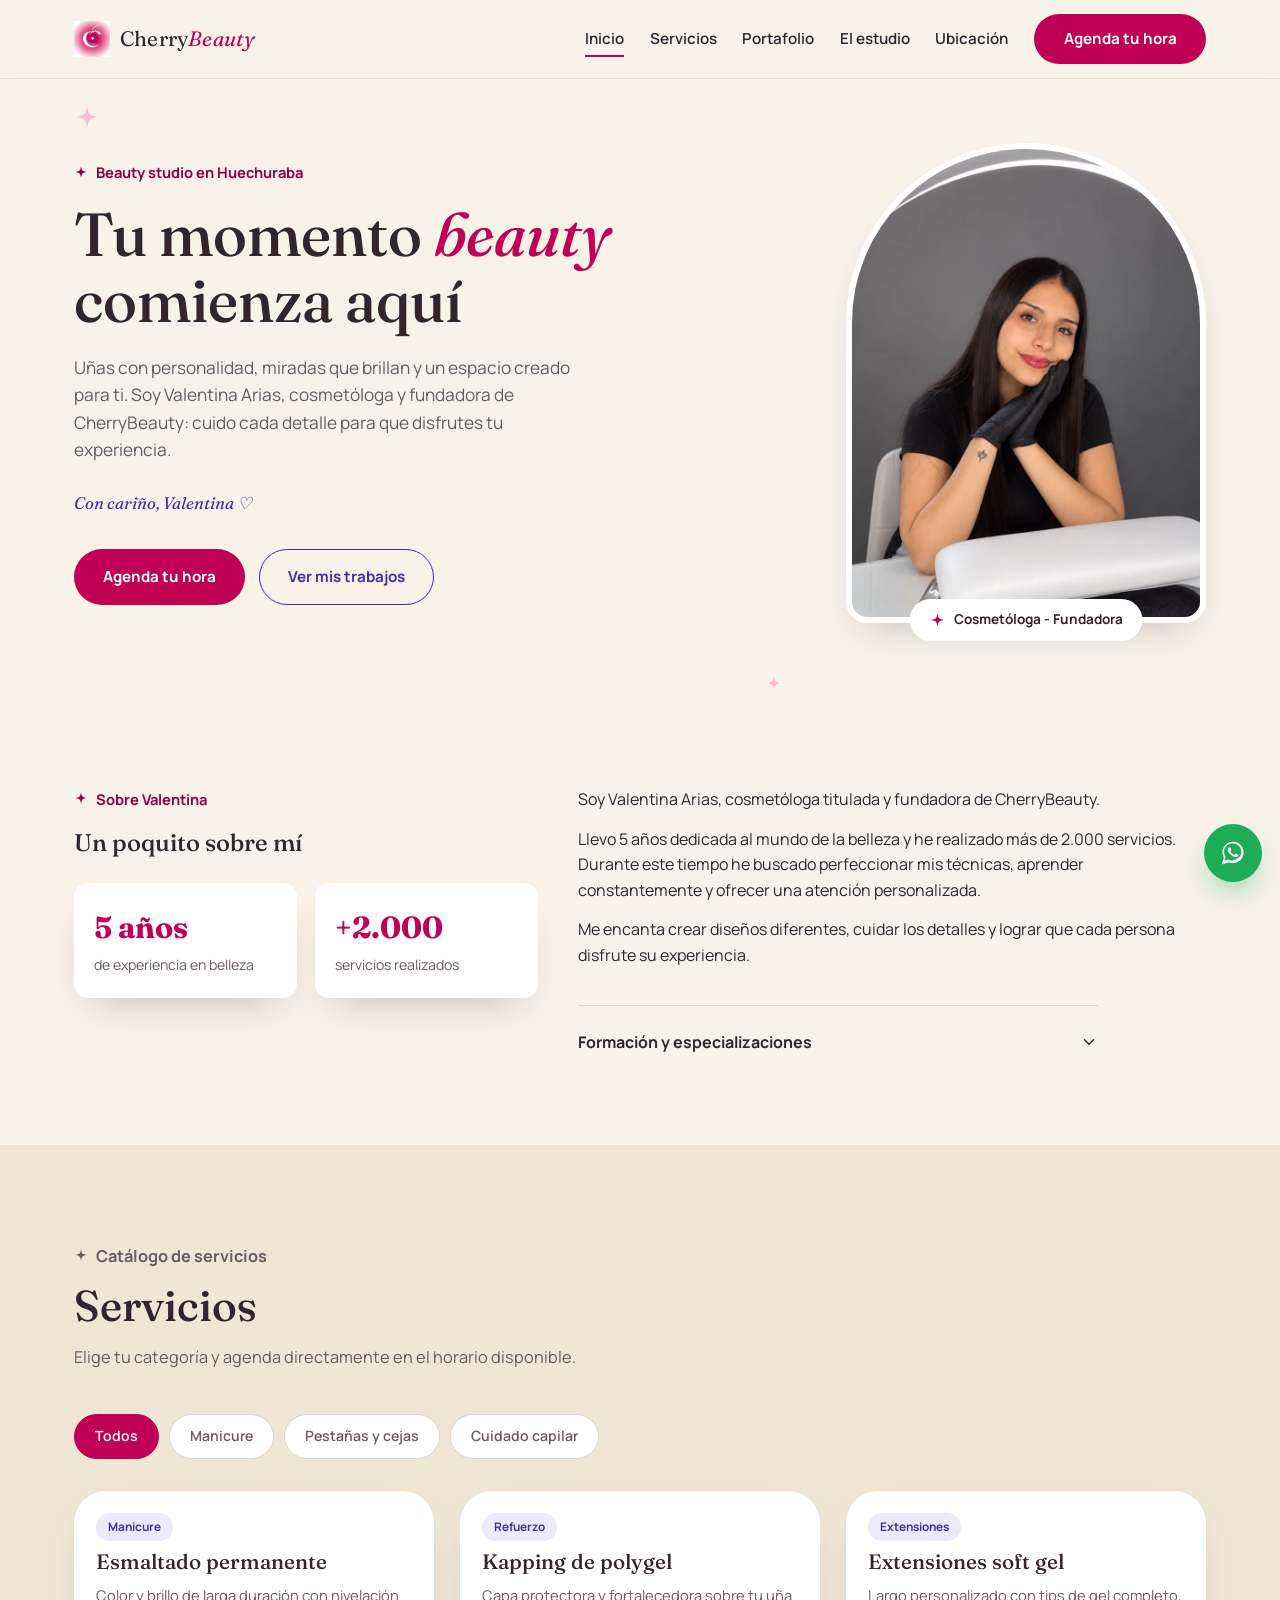
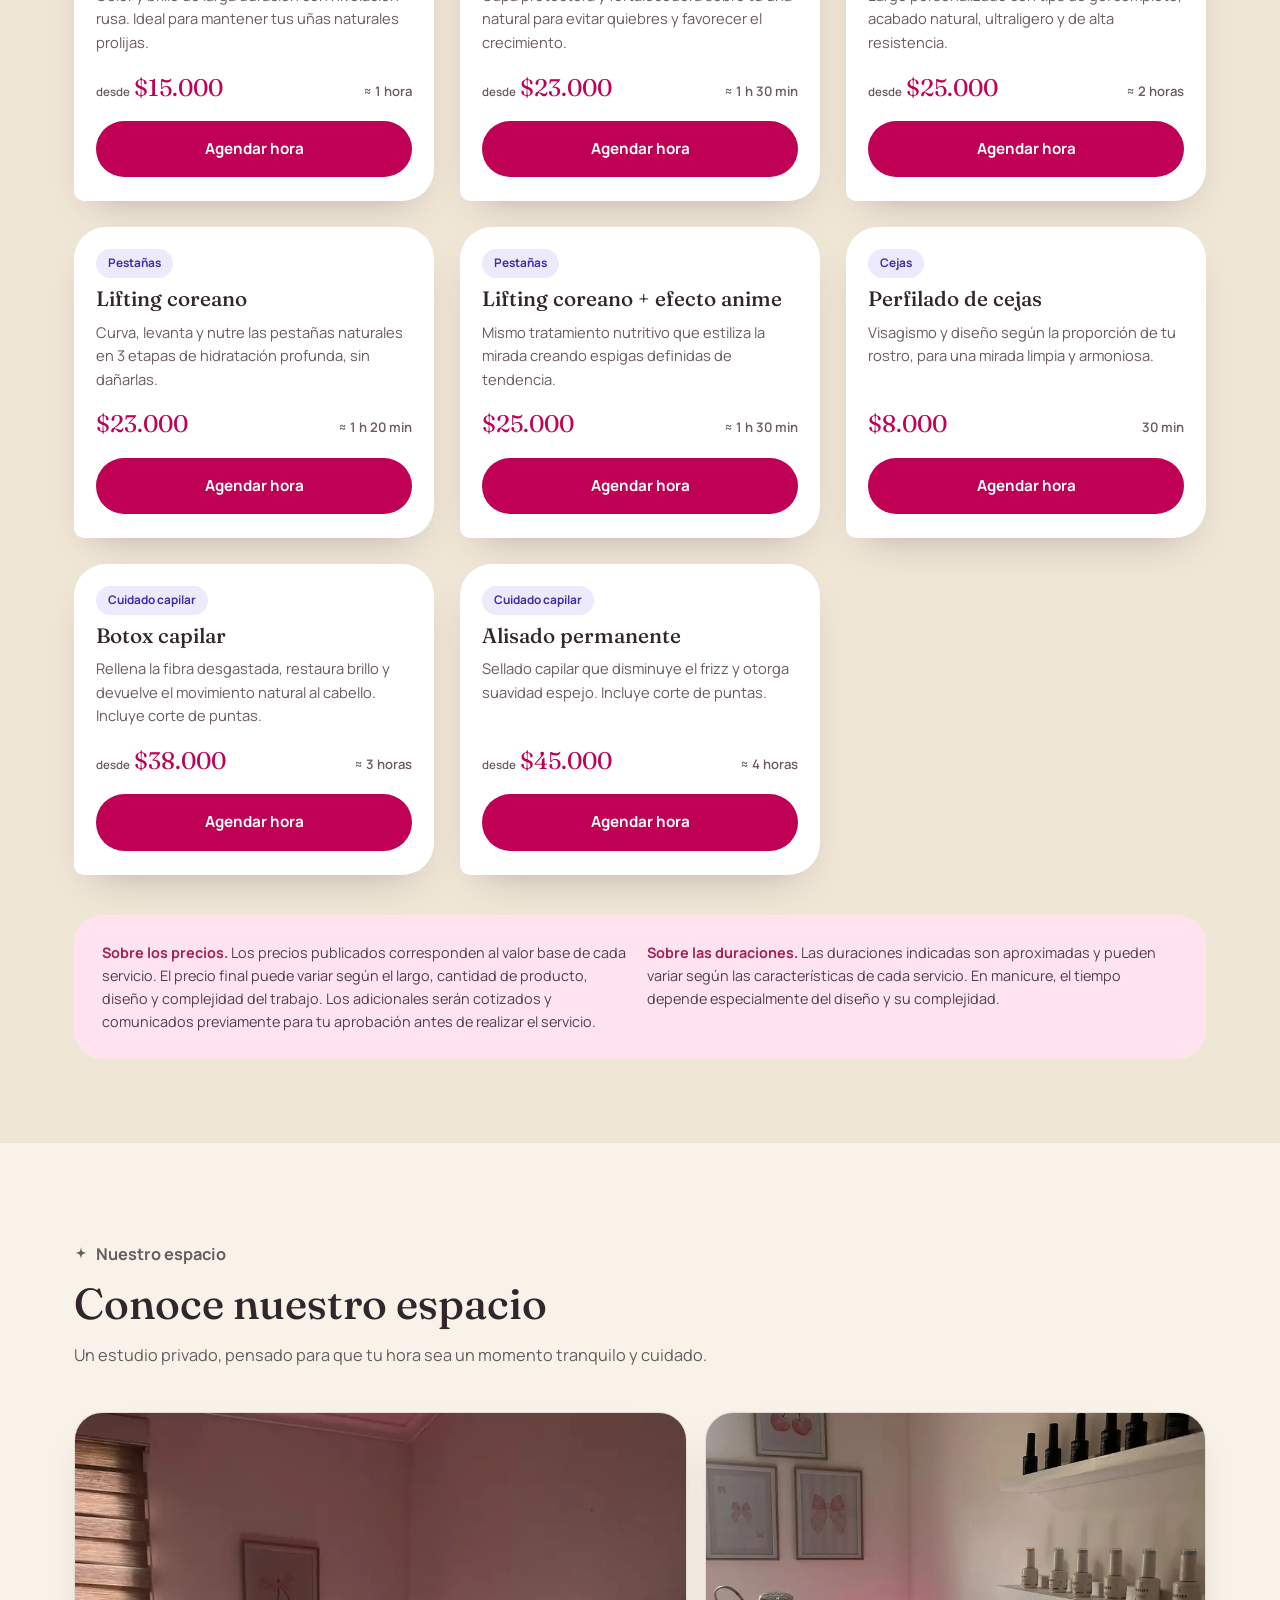
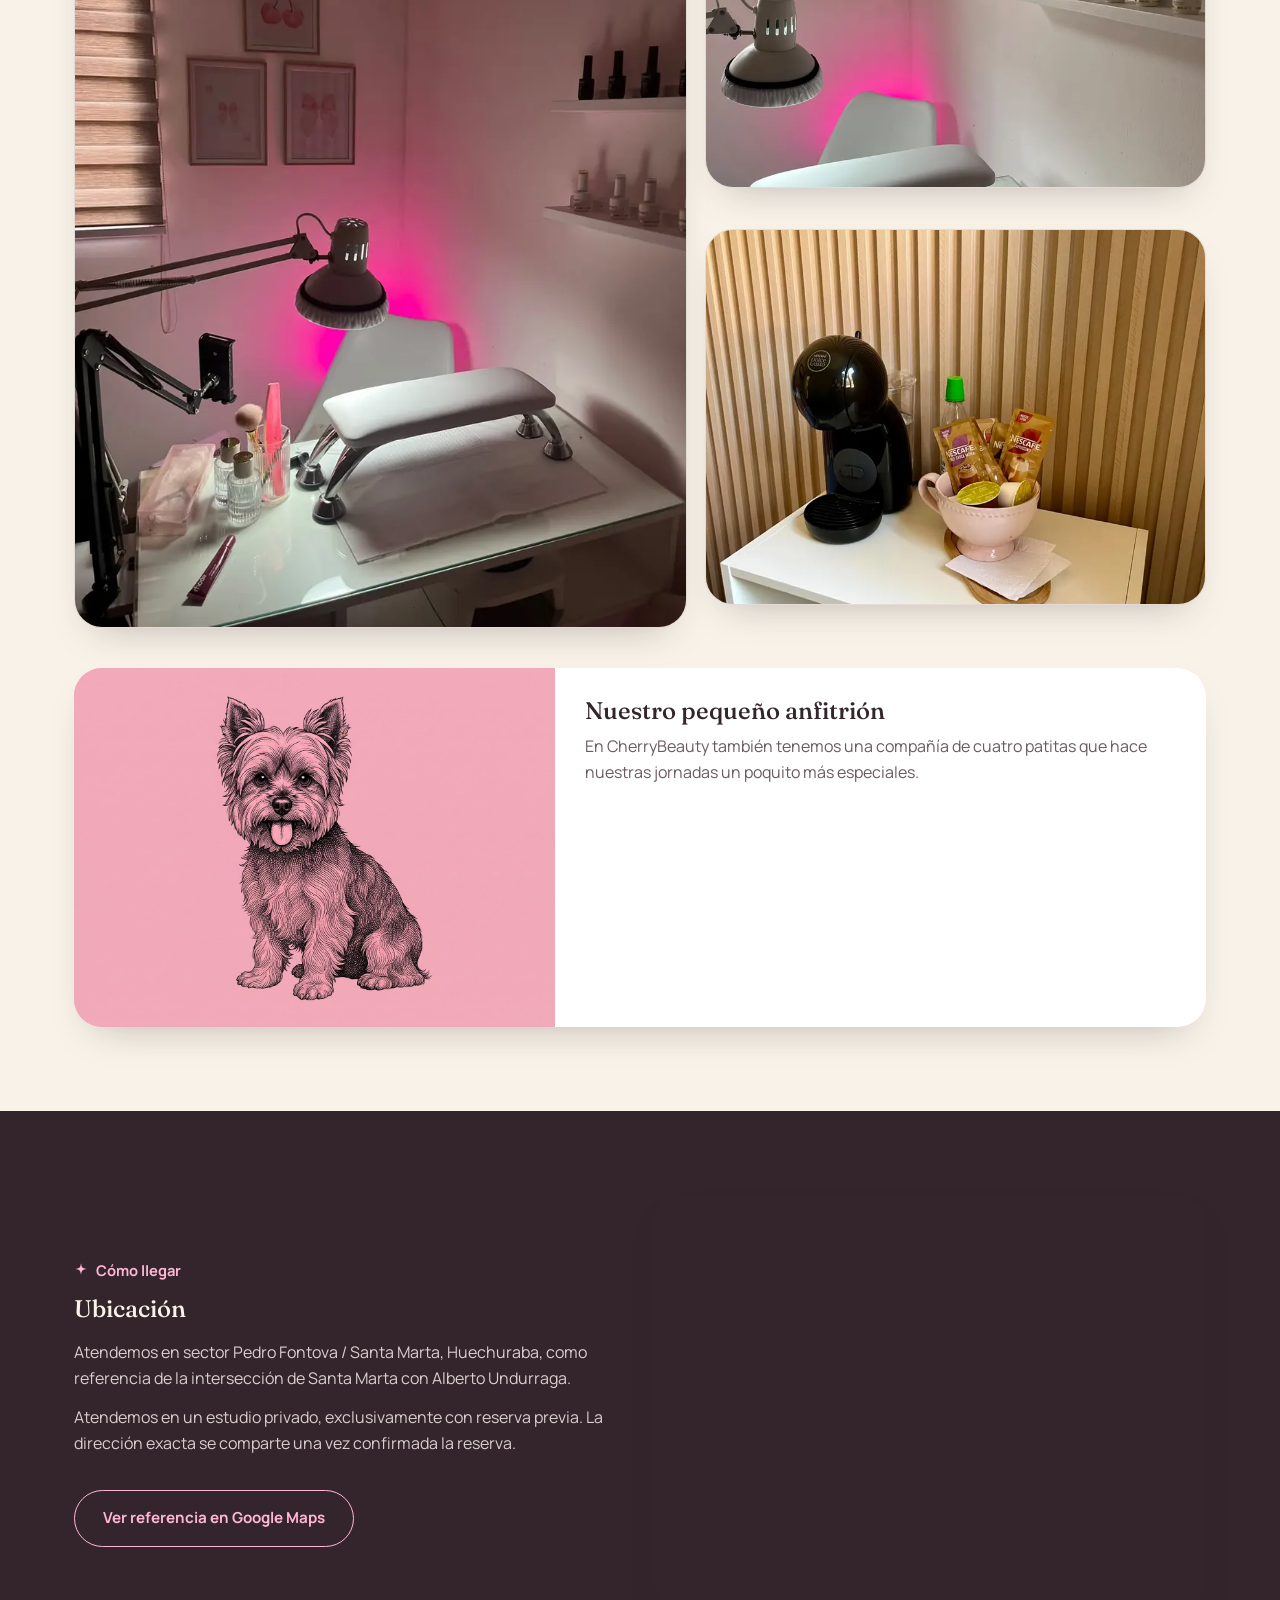
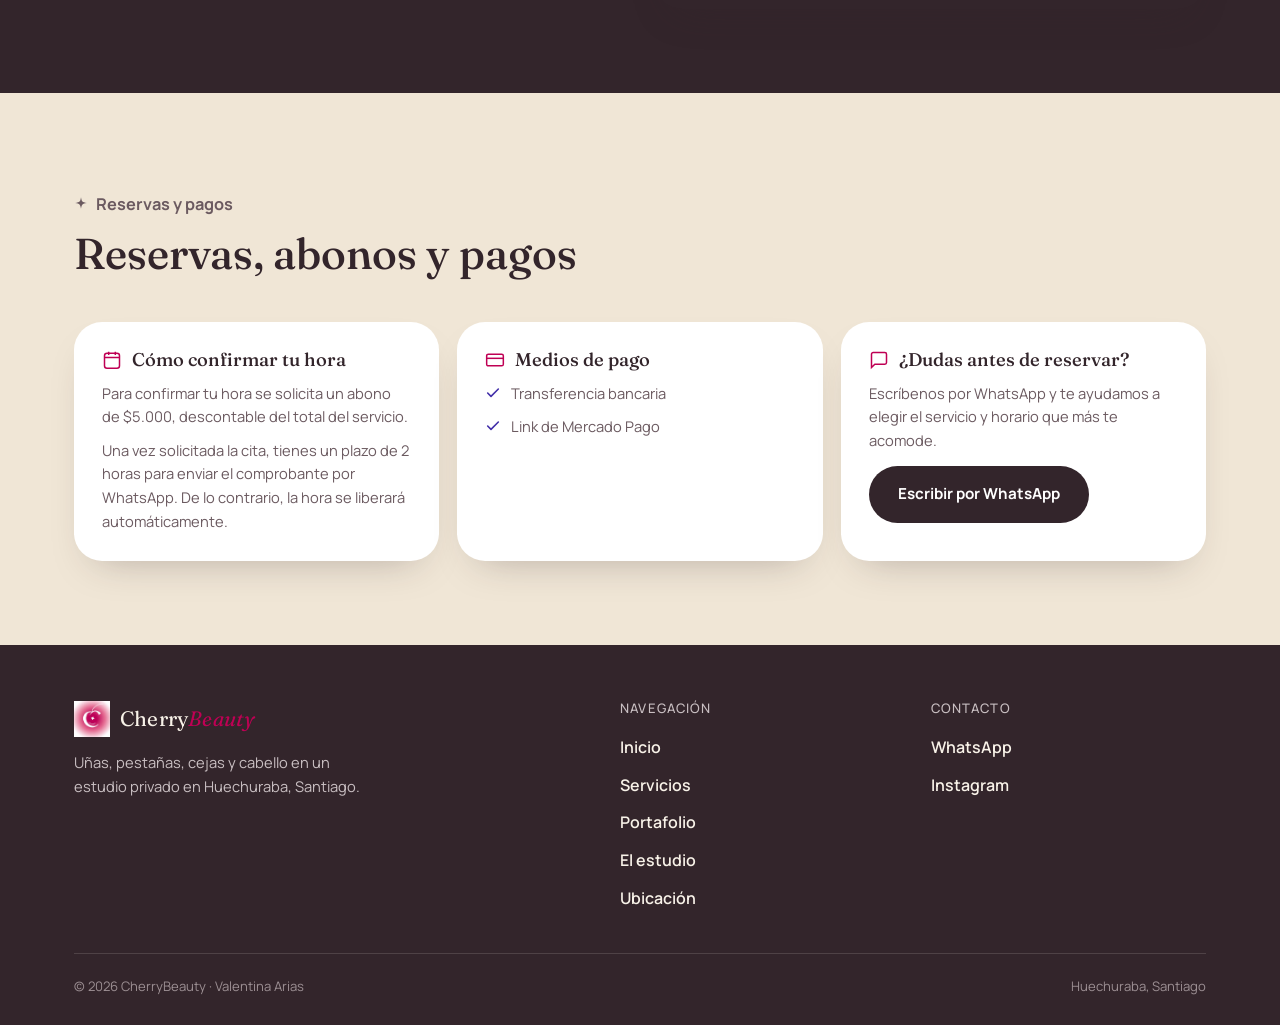
<file: index.html>
<!doctype html>
<html lang="es">
<head>
<meta charset="utf-8">
<meta name="viewport" content="width=device-width, initial-scale=1">
<title>CherryBeauty | Valentina Arias · Agenda tu hora</title>
<meta name="description" content="Uñas, pestañas, cejas y cabello en un estudio privado en Huechuraba. Conoce nuestros servicios y reserva tu hora online.">
<link rel="icon" type="image/webp" href="assets/images/logo-cherrybeauty.webp">
<link rel="stylesheet" href="assets/css/style.css">
</head>
<body>
<a class="skip-link" href="#contenido">Saltar al contenido</a>

<header class="site-header" id="inicio">
  <nav class="nav-inner container" aria-label="Menú principal">
    <a class="brand cherry-mark" href="#inicio">
      <img src="assets/images/logo-cherrybeauty.webp" alt="" width="36" height="36">
      <span class="brand-word">Cherry<em>Beauty</em></span>
    </a>
    <div class="nav-links">
      <a href="index.html" aria-current="page">Inicio</a>
      <a href="index.html#servicios">Servicios</a>
      <a href="portafolio.html">Portafolio</a>
      <a href="index.html#estudio">El estudio</a>
      <a href="index.html#ubicacion">Ubicación</a>
      <a class="nav-cta" href="index.html#servicios">Agenda tu hora</a>
    </div>
    <button class="nav-toggle" aria-expanded="false" aria-controls="mobile-menu" aria-label="Abrir menú">
      <span></span><span></span><span></span>
    </button>
  </nav>
  <div class="mobile-menu" id="mobile-menu">
    <a href="index.html">Inicio</a>
    <a href="index.html#servicios">Servicios</a>
    <a href="portafolio.html">Portafolio</a>
    <a href="index.html#estudio">El estudio</a>
    <a href="index.html#ubicacion">Ubicación</a>
    <a href="index.html#servicios">Agenda tu hora</a>
  </div>
</header>

<main id="contenido">

  <!-- ===== HERO ===== -->
  <section class="hero container hero-grid">
    <div class="sparkle" style="top:4%;left:2%" aria-hidden="true"><svg width="26" height="26" viewBox="0 0 24 24" fill="currentColor"><path d="M12 2c.6 3.8 1.4 6.3 2.5 7.5S18.2 11.4 22 12c-3.8.6-6.3 1.4-7.5 2.5S12.6 18.2 12 22c-.6-3.8-1.4-6.3-2.5-7.5S5.8 12.6 2 12c3.8-.6 6.3-1.4 7.5-2.5S11.4 5.8 12 2Z"/></svg></div>
    <div class="sparkle" style="bottom:2%;right:38%" aria-hidden="true"><svg width="16" height="16" viewBox="0 0 24 24" fill="currentColor"><path d="M12 2c.6 3.8 1.4 6.3 2.5 7.5S18.2 11.4 22 12c-3.8.6-6.3 1.4-7.5 2.5S12.6 18.2 12 22c-.6-3.8-1.4-6.3-2.5-7.5S5.8 12.6 2 12c3.8-.6 6.3-1.4 7.5-2.5S11.4 5.8 12 2Z"/></svg></div>

    <div class="hero-content">
      <p class="hero-eyebrow cherry-mark">
        <svg width="14" height="14" viewBox="0 0 24 24" fill="currentColor"><path d="M12 2c.6 3.8 1.4 6.3 2.5 7.5S18.2 11.4 22 12c-3.8.6-6.3 1.4-7.5 2.5S12.6 18.2 12 22c-.6-3.8-1.4-6.3-2.5-7.5S5.8 12.6 2 12c3.8-.6 6.3-1.4 7.5-2.5S11.4 5.8 12 2Z"/></svg>
        Beauty studio en Huechuraba
      </p>
      <h1>Tu momento <span class="italic">beauty</span> comienza aquí</h1>
      <p class="hero-lede">Uñas con personalidad, miradas que brillan y un espacio creado para ti. Soy Valentina Arias, cosmetóloga y fundadora de CherryBeauty: cuido cada detalle para que disfrutes tu experiencia.</p>
      <p class="hero-signature">Con cariño, Valentina ♡</p>
      <div class="hero-actions">
        <a class="btn btn-primary" href="#servicios">Agenda tu hora</a>
        <a class="btn btn-secondary" href="portafolio.html">Ver mis trabajos</a>
      </div>
    </div>

    <div class="portrait">
      <div class="portrait-frame">
        <img src="assets/images/valentina-retrato.webp" alt="Valentina Arias, cosmetóloga y fundadora de CherryBeauty" width="600" height="800">
      </div>
      <div class="portrait-tag">
        <svg width="16" height="16" viewBox="0 0 24 24" fill="currentColor" style="color:#BF0054"><path d="M12 2c.6 3.8 1.4 6.3 2.5 7.5S18.2 11.4 22 12c-3.8.6-6.3 1.4-7.5 2.5S12.6 18.2 12 22c-.6-3.8-1.4-6.3-2.5-7.5S5.8 12.6 2 12c3.8-.6 6.3-1.4 7.5-2.5S11.4 5.8 12 2Z"/></svg>
        Cosmetóloga - Fundadora
      </div>
    </div>
  </section>

  <!-- ===== SOBRE MÍ ===== -->
  <section class="section" id="sobre-mi" aria-labelledby="sobre-mi-title">
    <div class="container about-grid">
      <div>
        <p class="hero-eyebrow cherry-mark"><span data-icon="sparkle"></span> Sobre Valentina</p>
        <h2 id="sobre-mi-title">Un poquito sobre mí</h2>
        <div class="about-stats">
          <div class="stat"><strong>5 años</strong><span>de experiencia en belleza</span></div>
          <div class="stat"><strong>+2.000</strong><span>servicios realizados</span></div>
        </div>
      </div>
      <div>
        <p>Soy Valentina Arias, cosmetóloga titulada y fundadora de CherryBeauty.</p>
        <p style="margin-top:14px">Llevo 5 años dedicada al mundo de la belleza y he realizado más de 2.000 servicios. Durante este tiempo he buscado perfeccionar mis técnicas, aprender constantemente y ofrecer una atención personalizada.</p>
        <p style="margin-top:14px">Me encanta crear diseños diferentes, cuidar los detalles y lograr que cada persona disfrute su experiencia.</p>

        <details class="training-toggle">
          <summary>Formación y especializaciones
            <svg class="chevron" width="18" height="18" viewBox="0 0 24 24" fill="none" stroke="currentColor" stroke-width="2" stroke-linecap="round" stroke-linejoin="round"><path d="m6 9 6 6 6-6"/></svg>
          </summary>
          <ul class="training-list">
            <li><svg width="16" height="16" viewBox="0 0 24 24" fill="none" stroke="currentColor" stroke-width="2.4" stroke-linecap="round" stroke-linejoin="round"><path d="M20 6 9 17l-5-5"/></svg>Titulada de Estética Integral de AIEP, 2024</li>
            <li><svg width="16" height="16" viewBox="0 0 24 24" fill="none" stroke="currentColor" stroke-width="2.4" stroke-linecap="round" stroke-linejoin="round"><path d="M20 6 9 17l-5-5"/></svg>Curso de esmaltado permanente</li>
            <li><svg width="16" height="16" viewBox="0 0 24 24" fill="none" stroke="currentColor" stroke-width="2.4" stroke-linecap="round" stroke-linejoin="round"><path d="M20 6 9 17l-5-5"/></svg>Curso de lifting de pestañas</li>
            <li><svg width="16" height="16" viewBox="0 0 24 24" fill="none" stroke="currentColor" stroke-width="2.4" stroke-linecap="round" stroke-linejoin="round"><path d="M20 6 9 17l-5-5"/></svg>Curso de uñas acrílicas</li>
            <li><svg width="16" height="16" viewBox="0 0 24 24" fill="none" stroke="currentColor" stroke-width="2.4" stroke-linecap="round" stroke-linejoin="round"><path d="M20 6 9 17l-5-5"/></svg>Curso de perfeccionamiento en uñas acrílicas</li>
            <li><svg width="16" height="16" viewBox="0 0 24 24" fill="none" stroke="currentColor" stroke-width="2.4" stroke-linecap="round" stroke-linejoin="round"><path d="M20 6 9 17l-5-5"/></svg>Curso de protocolos profesionales de cosmetología</li>
          </ul>
        </details>
      </div>
    </div>
  </section>

  <!-- ===== SERVICIOS ===== -->
  <section class="section section-alt" id="servicios" aria-labelledby="servicios-title">
    <div class="container">
      <div class="section-head">
        <p class="hero-eyebrow cherry-mark"><span data-icon="sparkle"></span> Catálogo de servicios</p>
        <h2 id="servicios-title">Servicios</h2>
        <p>Elige tu categoría y agenda directamente en el horario disponible.</p>
      </div>

      <div class="filter-row" role="group" aria-label="Filtrar servicios por categoría">
        <button class="filter-chip is-active" data-filter="todos">Todos</button>
        <button class="filter-chip" data-filter="unas">Manicure</button>
        <button class="filter-chip" data-filter="mirada">Pestañas y cejas</button>
        <button class="filter-chip" data-filter="cabello">Cuidado capilar</button>
      </div>

      <div class="service-grid" id="service-grid"></div>

      <div class="service-note">
        <p><strong>Sobre los precios.</strong> Los precios publicados corresponden al valor base de cada servicio. El precio final puede variar según el largo, cantidad de producto, diseño y complejidad del trabajo. Los adicionales serán cotizados y comunicados previamente para tu aprobación antes de realizar el servicio.</p>
        <p><strong>Sobre las duraciones.</strong> Las duraciones indicadas son aproximadas y pueden variar según las características de cada servicio. En manicure, el tiempo depende especialmente del diseño y su complejidad.</p>
      </div>
    </div>
  </section>

  <!-- ===== EL ESTUDIO ===== -->
  <section class="section" id="estudio" aria-labelledby="estudio-title">
    <div class="container">
      <div class="section-head">
        <p class="hero-eyebrow cherry-mark"><span data-icon="sparkle"></span> Nuestro espacio</p>
        <h2 id="estudio-title">Conoce nuestro espacio</h2>
        <p>Un estudio privado, pensado para que tu hora sea un momento tranquilo y cuidado.</p>
      </div>

      <div class="studio-grid">
        <div class="studio-photo feature">
          <img src="assets/images/estudio-ambiente.webp" alt="Ambiente del estudio CherryBeauty" loading="lazy" width="700" height="900">
        </div>
        <div class="studio-photo wide">
          <img src="assets/images/estudio-mesa-manicure.webp" alt="Mesa de manicure de CherryBeauty con luz rosada y decoración" loading="lazy" width="900" height="1200">
        </div>
        <div class="studio-photo wide">
          <img src="assets/images/estudio-detalle.webp" alt="Detalle del espacio de trabajo, colores y decoración del estudio" loading="lazy" width="700" height="900">
        </div>
      </div>

      <div class="dog-card">
        <img src="assets/images/perrito-cherrybeauty.jpg" alt="Ilustración del perrito que acompaña las jornadas en CherryBeauty" loading="lazy">
        <div class="dog-card-body">
          <h3>Nuestro pequeño anfitrión</h3>
          <p>En CherryBeauty también tenemos una compañía de cuatro patitas que hace nuestras jornadas un poquito más especiales.</p>
        </div>
      </div>
    </div>
  </section>

  <!-- ===== UBICACIÓN ===== -->
  <section class="section section-ink" id="ubicacion" aria-labelledby="ubicacion-title">
    <div class="container location-grid">
      <div class="location-copy">
        <p class="hero-eyebrow cherry-mark" style="color:#FFB6D5"><span data-icon="sparkle"></span> Cómo llegar</p>
        <h2 id="ubicacion-title">Ubicación</h2>
        <p style="margin-top:18px">Atendemos en sector Pedro Fontova / Santa Marta, Huechuraba, como referencia de la intersección de Santa Marta con Alberto Undurraga.</p>
        <p>Atendemos en un estudio privado, exclusivamente con reserva previa. La dirección exacta se comparte una vez confirmada la reserva.</p>
        <a class="btn btn-secondary" style="margin-top:20px" href="https://www.google.com/maps/search/?api=1&query=Santa+Marta+y+Alberto+Undurraga%2C+Huechuraba%2C+Santiago%2C+Chile" target="_blank" rel="noopener">Ver referencia en Google Maps</a>
      </div>
      <div class="map-frame">
        <iframe src="https://www.google.com/maps?q=Santa%20Marta%20y%20Alberto%20Undurraga%2C%20Huechuraba%2C%20Santiago%2C%20Chile&output=embed" title="Mapa de referencia: Santa Marta con Alberto Undurraga, Huechuraba" loading="lazy"></iframe>
      </div>
    </div>
  </section>

  <!-- ===== RESERVAS Y PAGOS ===== -->
  <section class="section section-alt" id="reservas" aria-labelledby="reservas-title">
    <div class="container">
      <div class="section-head">
        <p class="hero-eyebrow cherry-mark"><span data-icon="sparkle"></span> Reservas y pagos</p>
        <h2 id="reservas-title">Reservas, abonos y pagos</h2>
      </div>
      <div class="policy-grid">
        <div class="policy-card">
          <h3><svg width="20" height="20" viewBox="0 0 24 24" fill="none" stroke="currentColor" stroke-width="1.8"><rect x="3" y="4" width="18" height="18" rx="3"/><path d="M3 9h18M8 2v4M16 2v4"/></svg>Cómo confirmar tu hora</h3>
          <p>Para confirmar tu hora se solicita un abono de $5.000, descontable del total del servicio.</p>
          <p style="margin-top:10px">Una vez solicitada la cita, tienes un plazo de 2 horas para enviar el comprobante por WhatsApp. De lo contrario, la hora se liberará automáticamente.</p>
        </div>
        <div class="policy-card">
          <h3><svg width="20" height="20" viewBox="0 0 24 24" fill="none" stroke="currentColor" stroke-width="1.8"><rect x="2" y="5" width="20" height="14" rx="2"/><path d="M2 10h20"/></svg>Medios de pago</h3>
          <ul>
            <li><span data-icon="check"></span>Transferencia bancaria</li>
            <li><span data-icon="check"></span>Link de Mercado Pago</li>
          </ul>
        </div>
        <div class="policy-card">
          <h3><svg width="20" height="20" viewBox="0 0 24 24" fill="none" stroke="currentColor" stroke-width="1.8"><path d="M21 15a2 2 0 0 1-2 2H7l-4 4V5a2 2 0 0 1 2-2h14a2 2 0 0 1 2 2z"/></svg>¿Dudas antes de reservar?</h3>
          <p>Escríbenos por WhatsApp y te ayudamos a elegir el servicio y horario que más te acomode.</p>
          <a class="btn btn-whatsapp" style="margin-top:14px" data-wa-text="Hola! Tengo dudas antes de reservar una hora en CherryBeauty." target="_blank" rel="noopener">Escribir por WhatsApp</a>
        </div>
      </div>
    </div>
  </section>

</main>

<footer class="site-footer" id="contacto">
  <div class="container">
    <div class="footer-top">
      <div class="footer-brand">
        <a class="brand cherry-mark" href="#inicio">
          <img src="assets/images/logo-cherrybeauty.webp" alt="" width="32" height="32">
          <span class="brand-word">Cherry<em>Beauty</em></span>
        </a>
        <p>Uñas, pestañas, cejas y cabello en un estudio privado en Huechuraba, Santiago.</p>
      </div>
      <nav class="footer-links" aria-label="Navegación">
        <h4>Navegación</h4>
        <a href="index.html">Inicio</a>
        <a href="index.html#servicios">Servicios</a>
        <a href="portafolio.html">Portafolio</a>
        <a href="index.html#estudio">El estudio</a>
        <a href="index.html#ubicacion">Ubicación</a>
      </nav>
      <div class="footer-links">
        <h4>Contacto</h4>
        <a data-wa-text="Hola! Quiero agendar o cotizar un servicio en CherryBeauty." target="_blank" rel="noopener">WhatsApp</a>
        <a href="https://www.instagram.com/cherrybeauty.cll/" target="_blank" rel="noopener">Instagram</a>
      </div>
    </div>
    <div class="footer-bottom">
      <span>© <span id="year"></span> CherryBeauty · Valentina Arias</span>
      <span>Huechuraba, Santiago</span>
    </div>
  </div>
</footer>

<div class="floating-actions">
  <a class="btn booking-float" href="#servicios" hidden>Reservar hora</a>
  <a class="wa-float" data-wa-text="Hola! Quiero agendar o cotizar un servicio en CherryBeauty." target="_blank" rel="noopener" aria-label="Escribir por WhatsApp">
    <svg viewBox="0 0 32 32" fill="currentColor" aria-hidden="true"><path d="M16.03 3C9.37 3 3.97 8.4 3.97 15.06c0 2.23.6 4.32 1.65 6.12L3 29l8.02-2.56a12.9 12.9 0 0 0 5.01 1c6.66 0 12.06-5.4 12.06-12.06C28.09 8.4 22.69 3 16.03 3Zm0 21.96c-1.8 0-3.49-.48-4.95-1.33l-.35-.21-4.76 1.52 1.55-4.63-.23-.37a9.86 9.86 0 0 1-1.53-5.28c0-5.45 4.44-9.89 9.9-9.89 5.45 0 9.88 4.44 9.88 9.89 0 5.45-4.43 9.3-9.51 9.3Zm5.4-7.4c-.3-.15-1.76-.87-2.03-.97-.27-.1-.47-.15-.67.15-.2.3-.77.97-.94 1.17-.17.2-.35.22-.65.07-.3-.15-1.26-.46-2.4-1.47-.89-.79-1.49-1.77-1.66-2.07-.17-.3-.02-.46.13-.61.14-.14.3-.35.45-.52.15-.17.2-.3.3-.5.1-.2.05-.37-.02-.52-.07-.15-.67-1.6-.92-2.2-.24-.57-.49-.5-.67-.5-.17 0-.37-.02-.57-.02-.2 0-.52.07-.8.37-.27.3-1.05 1.02-1.05 2.5 0 1.47 1.07 2.9 1.22 3.1.15.2 2.1 3.2 5.08 4.48.71.31 1.26.49 1.69.63.71.22 1.36.19 1.87.12.57-.09 1.76-.72 2-1.42.25-.7.25-1.3.17-1.42-.07-.12-.27-.2-.57-.35Z"/></svg>
  </a>
</div>

<script src="assets/js/main.js"></script>
</body>
</html>
</file>
<file: assets/css/style.css>
/* CherryBeauty — hoja de estilos compartida
   Paleta: Cherry Red / Bubblegum Pink / Galactic Violet / Crema / Oscuro */

@import url('https://fonts.googleapis.com/css2?family=Fraunces:ital,opsz,wght@0,9..144,400;0,9..144,500;0,9..144,600;1,9..144,500&family=Manrope:wght@400;500;600;700;800&display=swap');

:root{
  --cherry:#BF0054;
  --cherry-deep:#920040;
  --bubblegum:#FFB6D5;
  --bubblegum-soft:#FFE3EE;
  --violet:#422FA9;
  --violet-soft:#EDEAFB;
  --cream:#F8F2E8;
  --cream-deep:#F0E6D6;
  --ink:#33252B;
  --ink-soft:#6B5A60;
  --white:#FFFFFF;

  --font-display:'Fraunces', Georgia, serif;
  --font-body:'Manrope', system-ui, -apple-system, sans-serif;

  --radius-lg:28px;
  --radius-sm:14px;
  --container:1180px;
  --shadow:0 18px 40px -22px rgba(51,37,43,.35);
}

*,*::before,*::after{box-sizing:border-box}
html{scroll-behavior:smooth}
@media (prefers-reduced-motion:reduce){html{scroll-behavior:auto}}

body{
  margin:0;
  background:var(--cream);
  color:var(--ink);
  font-family:var(--font-body);
  font-size:16px;
  line-height:1.6;
  -webkit-font-smoothing:antialiased;
  overflow-x:hidden;
}

img{max-width:100%;display:block}
a{color:inherit;text-decoration:none}
ul{margin:0;padding:0;list-style:none}
button{font:inherit;cursor:pointer}
.container{width:100%;max-width:var(--container);margin:0 auto;padding:0 24px}

h1,h2,h3,h4{
  font-family:var(--font-display);
  font-weight:500;
  line-height:1.08;
  margin:0;
  color:var(--ink);
}
p{margin:0}
.visually-hidden{position:absolute;width:1px;height:1px;overflow:hidden;clip:rect(0 0 0 0);white-space:nowrap}
.skip-link{
  position:absolute;left:16px;top:-60px;background:var(--ink);color:var(--white);
  padding:10px 18px;border-radius:999px;z-index:200;transition:top .2s ease;
}
.skip-link:focus{top:16px}

:focus-visible{outline:2px solid var(--violet);outline-offset:3px}

/* ---------- Cherry glyph (motivo de marca) ---------- */
.cherry-mark{display:inline-flex;align-items:center;gap:8px}
.cherry-mark svg{flex:none}

/* ---------- Header ---------- */
.site-header{
  position:sticky;top:0;z-index:100;
  background:rgba(248,242,232,.88);
  backdrop-filter:blur(10px);
  border-bottom:1px solid rgba(51,37,43,.08);
}
.nav-inner{display:flex;align-items:center;justify-content:space-between;padding:14px 24px}
.brand{display:flex;align-items:center;gap:10px}
.brand img{height:36px;width:36px}
.brand-word{font-family:var(--font-display);font-size:1.3rem;letter-spacing:.01em}
.brand-word em{font-style:italic;color:var(--cherry)}

.nav-links{display:none;align-items:center;gap:clamp(14px,2vw,30px)}
.nav-links a{font-weight:600;font-size:.95rem;position:relative;padding:4px 0;white-space:nowrap}
.nav-links a::after{
  content:"";position:absolute;left:0;bottom:-2px;width:0;height:2px;background:var(--cherry);
  transition:width .2s ease;
}
.nav-links a:hover::after,.nav-links a[aria-current="page"]::after{width:100%}
/* El enlace del CTA necesita mayor especificidad que .nav-links a:
   de lo contrario su padding horizontal se sobrescribe y el texto queda apretado. */
.nav-links a.nav-cta{
  display:inline-flex;align-items:center;justify-content:center;
  background:var(--cherry);color:var(--white)!important;
  padding:14px 26px;min-height:50px;min-width:172px;border-radius:999px;
  font-weight:700;font-size:.95rem;line-height:1.2;
  white-space:nowrap;flex-shrink:0;text-align:center;
}
.nav-links a.nav-cta:hover{background:var(--cherry-deep)}
.nav-links a.nav-cta::after{display:none}

.nav-toggle{
  display:inline-flex;flex-direction:column;gap:5px;background:none;border:none;padding:8px;
}
.nav-toggle span{width:24px;height:2px;background:var(--ink);border-radius:2px;transition:transform .2s ease,opacity .2s ease}
.nav-toggle[aria-expanded="true"] span:nth-child(1){transform:translateY(7px) rotate(45deg)}
.nav-toggle[aria-expanded="true"] span:nth-child(2){opacity:0}
.nav-toggle[aria-expanded="true"] span:nth-child(3){transform:translateY(-7px) rotate(-45deg)}

.mobile-menu{
  display:none;flex-direction:column;gap:2px;padding:6px 24px 20px;
  border-bottom:1px solid rgba(51,37,43,.08);background:var(--cream);
}
.mobile-menu.is-open{display:flex}
.mobile-menu a{padding:12px 4px;font-weight:600;border-bottom:1px solid rgba(51,37,43,.06)}
.mobile-menu a:last-child{border-bottom:none}

@media (min-width:1024px){
  .nav-links{display:flex}
  .nav-toggle{display:none}
  .mobile-menu{display:none!important}
}

/* ---------- Hero ---------- */
.hero{position:relative;padding-block:64px 80px;overflow:hidden}
.hero-grid{display:grid;gap:48px;align-items:center}
.hero-eyebrow{
  display:inline-flex;align-items:center;gap:8px;color:var(--cherry-deep);
  font-weight:700;font-size:.92rem;margin-bottom:18px;
}
.hero h1{font-size:clamp(2.6rem,6vw,3.8rem)}
.hero h1 .italic{font-style:italic;color:var(--cherry)}
.hero-lede{margin-top:20px;max-width:46ch;color:var(--ink-soft);font-size:1.08rem}
.hero-signature{margin-top:26px;font-family:var(--font-display);font-style:italic;color:var(--violet);font-size:1.05rem}
.hero-actions{display:flex;flex-wrap:wrap;gap:14px;margin-top:32px}

.btn{
  display:inline-flex;align-items:center;justify-content:center;gap:8px;
  padding:15px 28px;border-radius:999px;font-weight:700;font-size:.95rem;
  border:1px solid transparent;transition:transform .15s ease,background .15s ease,border-color .15s ease;
}
.btn:active{transform:scale(.97)}
.btn-primary{background:var(--cherry);color:var(--white)}
.btn-primary:hover{background:var(--cherry-deep)}
.btn-secondary{background:transparent;color:var(--violet);border-color:var(--violet)}
.btn-secondary:hover{background:var(--violet-soft)}
.btn-whatsapp{background:var(--ink);color:var(--white)}
.btn-whatsapp:hover{background:#231a1e}

.portrait{position:relative;justify-self:center}
.portrait-frame{
  width:min(360px,80vw);aspect-ratio:3/4;border-radius:200px 200px 24px 24px;overflow:hidden;
  box-shadow:var(--shadow);border:6px solid var(--white);
}
.portrait-frame img{width:100%;height:100%;object-fit:cover}
.portrait-tag{
  position:absolute;bottom:-18px;left:50%;transform:translateX(-50%);
  background:var(--white);border-radius:999px;padding:10px 20px;box-shadow:var(--shadow);
  font-weight:700;font-size:.85rem;white-space:nowrap;display:flex;align-items:center;gap:8px;
}
.portrait-tag svg{flex:none}

.sparkle{position:absolute;color:var(--bubblegum);opacity:.9;pointer-events:none}
.sparkle svg{display:block}

@media (min-width:860px){
  .hero-grid{grid-template-columns:1.1fr .9fr}
  .portrait{justify-self:end}
}

/* ---------- Secciones genéricas ---------- */
.section{padding:84px 0}
.section-alt{background:var(--cream-deep)}
.section-ink{background:var(--ink);color:var(--cream)}
.section-ink h2,.section-ink h3{color:var(--cream)}
.section-head{max-width:640px;margin-bottom:44px}
.section-head .hero-eyebrow{margin-bottom:14px}
.section-head h2{font-size:clamp(2rem,4.2vw,2.7rem)}
.section-head p{margin-top:14px;color:var(--ink-soft);font-size:1.02rem}
.section-ink .section-head p{color:#D9CFCF}

/* ---------- Sobre mí ---------- */
.about-grid{display:grid;gap:40px}
.about-stats{display:grid;grid-template-columns:repeat(2,1fr);gap:18px;margin-top:28px}
.stat{background:var(--white);border-radius:var(--radius-sm);padding:20px;box-shadow:var(--shadow)}
.stat strong{display:block;font-family:var(--font-display);font-size:1.9rem;color:var(--cherry)}
.stat span{font-size:.88rem;color:var(--ink-soft)}

.training-toggle{
  margin-top:36px;border-top:1px solid rgba(51,37,43,.12);padding-top:18px;max-width:520px;
}
.training-toggle summary{
  cursor:pointer;list-style:none;display:flex;align-items:center;justify-content:space-between;
  font-weight:700;font-size:1rem;padding:6px 0;
}
.training-toggle summary::-webkit-details-marker{display:none}
.training-toggle summary .chevron{transition:transform .2s ease}
.training-toggle[open] summary .chevron{transform:rotate(180deg)}
.training-list{display:grid;gap:10px;margin-top:16px}
.training-list li{
  display:flex;gap:10px;align-items:flex-start;background:var(--white);border-radius:var(--radius-sm);
  padding:12px 16px;font-size:.92rem;box-shadow:var(--shadow);
}
.training-list svg{flex:none;margin-top:3px;color:var(--violet)}

@media (min-width:860px){
  .about-grid{grid-template-columns:.85fr 1.15fr;align-items:start}
}

/* ---------- Servicios ---------- */
.filter-row{display:flex;flex-wrap:wrap;gap:10px;margin-bottom:32px}
.filter-chip{
  padding:10px 20px;border-radius:999px;border:1px solid rgba(51,37,43,.18);
  background:var(--white);font-weight:600;font-size:.88rem;color:var(--ink-soft);
  transition:background .15s ease,color .15s ease,border-color .15s ease;
}
.filter-chip:hover{border-color:var(--cherry)}
.filter-chip.is-active{background:var(--cherry);border-color:var(--cherry);color:var(--white)}

.service-grid{display:grid;gap:26px}
.service-card{
  background:var(--white);border-radius:32px 32px 32px 10px;overflow:hidden;box-shadow:var(--shadow);
  display:flex;flex-direction:column;
}
/* Servicios sin fotografías: las imágenes se conservan solo en Portafolio. */
.service-tag{
  display:inline-flex;align-self:flex-start;background:var(--violet-soft);color:var(--violet);
  font-size:.74rem;font-weight:700;padding:5px 12px;border-radius:999px;
}
.service-body{padding:22px 22px 24px;display:flex;flex-direction:column;gap:10px;flex:1}
.service-body h3{font-size:1.3rem}
.service-body p{color:var(--ink-soft);font-size:.92rem;flex:1}
.service-meta{display:flex;align-items:baseline;justify-content:space-between;gap:10px;margin-top:4px}
.service-price{font-family:var(--font-display);font-size:1.5rem;color:var(--cherry)}
.service-price .desde{font-family:var(--font-body);font-weight:600;font-size:.72rem;color:var(--ink-soft);text-transform:lowercase;margin-right:4px}
.service-duration{font-size:.82rem;color:var(--ink-soft);font-weight:600}
.service-card .btn{margin-top:4px;width:100%}

.service-note{
  margin-top:40px;display:grid;gap:14px;background:var(--bubblegum-soft);border-radius:var(--radius-lg);
  padding:26px 28px;
}
.service-note p{font-size:.9rem;color:var(--ink);opacity:.85}
.service-note strong{color:var(--cherry-deep)}

@media (min-width:640px){.service-grid{grid-template-columns:repeat(2,1fr)}}
@media (min-width:980px){.service-grid{grid-template-columns:repeat(3,1fr)}.service-note{grid-template-columns:1fr 1fr}}

/* ---------- Estudio ---------- */
.studio-grid{display:grid;gap:18px}
.studio-photo{border-radius:var(--radius-lg);overflow:hidden;box-shadow:var(--shadow);border:1px solid rgba(51,37,43,.1)}
.studio-photo img{width:100%;height:100%;object-fit:cover}
.studio-photo.tall{aspect-ratio:3/4}
.studio-photo.wide{aspect-ratio:4/3}

@media (min-width:860px){
  .studio-grid{grid-template-columns:1.1fr .9fr;grid-template-rows:auto auto}
  .studio-photo.feature{grid-row:span 2}
}

.dog-card{
  margin-top:40px;display:grid;gap:0;background:var(--bubblegum);border-radius:var(--radius-lg);
  overflow:hidden;box-shadow:var(--shadow);
}
.dog-card img{width:100%;aspect-ratio:4/3;object-fit:cover}
.dog-card-body{padding:30px 30px 34px;background:var(--white)}
.dog-card-body h3{font-size:1.5rem;margin-bottom:10px}
.dog-card-body p{color:var(--ink-soft)}

@media (min-width:860px){
  .dog-card{grid-template-columns:.85fr 1.15fr}
  .dog-card img{height:100%;aspect-ratio:auto}
}

/* ---------- Ubicación ---------- */
.location-grid{display:grid;gap:28px}
.location-copy p{color:#D9CFCF;margin-bottom:14px}
.location-copy p:last-child{margin-bottom:0}
.map-frame{border-radius:var(--radius-lg);overflow:hidden;box-shadow:var(--shadow);aspect-ratio:4/3}
.map-frame iframe{width:100%;height:100%;border:0}
.section-ink .btn-secondary{border-color:var(--bubblegum);color:var(--bubblegum)}
.section-ink .btn-secondary:hover{background:rgba(255,182,213,.12)}

@media (min-width:860px){.location-grid{grid-template-columns:1fr 1fr;align-items:center}}

/* ---------- Reservas / políticas ---------- */
.policy-grid{display:grid;gap:18px}
.policy-card{background:var(--white);border-radius:var(--radius-lg);padding:28px;box-shadow:var(--shadow)}
.policy-card h3{font-size:1.15rem;display:flex;align-items:center;gap:10px;margin-bottom:12px}
.policy-card h3 svg{color:var(--cherry);flex:none}
.policy-card p,.policy-card li{color:var(--ink-soft);font-size:.92rem}
.policy-card li{display:flex;gap:10px;margin-bottom:8px}
.policy-card li svg{flex:none;color:var(--violet);margin-top:3px}

@media (min-width:860px){.policy-grid{grid-template-columns:repeat(3,1fr)}}

/* ---------- Footer / contacto ---------- */
.site-footer{background:var(--ink);color:var(--cream);padding:56px 0 28px}
.footer-top{display:grid;gap:36px;padding-bottom:36px;border-bottom:1px solid rgba(248,242,232,.14)}
.footer-brand .brand-word{color:var(--cream)}
.footer-brand p{margin-top:14px;color:#C9BFC2;max-width:34ch;font-size:.92rem}
.footer-links h4{font-family:var(--font-body);font-size:.82rem;text-transform:uppercase;letter-spacing:.08em;color:#C9BFC2;margin-bottom:14px}
.footer-links a{display:block;padding:6px 0;font-weight:600;color:var(--cream)}
.footer-links a:hover{color:var(--bubblegum)}
.footer-bottom{display:flex;flex-wrap:wrap;gap:12px;justify-content:space-between;padding-top:22px;font-size:.82rem;color:#9C8F93}

@media (min-width:640px){.footer-top{grid-template-columns:1.3fr .7fr .7fr}}

/* ---------- Acciones flotantes ---------- */
.floating-actions{
  position:fixed;right:18px;bottom:18px;z-index:120;
  display:flex;align-items:center;gap:10px;
}
.booking-float{display:none}
.wa-float{
  flex:none;background:#1EAD56;color:var(--white);
  width:58px;height:58px;border-radius:50%;display:flex;align-items:center;justify-content:center;
  box-shadow:0 14px 30px -10px rgba(30,173,86,.6);
}
.wa-float svg{width:28px;height:28px}

@media (max-width:767px){
  html{scroll-padding-block:76px 88px}
  .hero{padding-block:36px 56px}
  .hero-grid{gap:32px}
  .hero h1{font-size:clamp(2.15rem,7.5vw,3.3rem)}
  .hero-lede{font-size:1rem}
  .section{padding-block:54px}
  .about-stats{grid-template-columns:repeat(2,minmax(0,1fr));gap:12px}
  .stat{padding:14px}
  .stat strong{font-size:1.6rem}
  .site-footer{padding-bottom:calc(88px + env(safe-area-inset-bottom, 0px))}
  .floating-actions{
    right:calc(14px + env(safe-area-inset-right, 0px));
    bottom:calc(14px + env(safe-area-inset-bottom, 0px));
  }
  .booking-float:not([hidden]){
    display:inline-flex;min-height:48px;padding:10px 20px;
    background:var(--bubblegum);color:var(--cherry-deep);
    box-shadow:0 6px 20px rgba(51,37,43,.2);
  }
  .wa-float{width:52px;height:52px}
}

@media (max-width:380px){
  .container,.mobile-menu{padding-inline:18px}
  .hero-actions .btn{width:100%}
}

/* ---------- Portafolio ---------- */
.portfolio-hero{padding-block:56px 24px;text-align:left}
.portfolio-hero h1{font-size:clamp(2.3rem,5vw,3.2rem)}
.portfolio-hero p{margin-top:14px;color:var(--ink-soft);max-width:48ch}

.gallery-grid{display:grid;grid-template-columns:repeat(2,1fr);gap:14px}
.gallery-item{
  border-radius:var(--radius-sm);overflow:hidden;position:relative;aspect-ratio:3/4;box-shadow:var(--shadow);
  background:var(--white);border:none;padding:0;display:block;width:100%;
}
.gallery-item img{width:100%;height:100%;object-fit:cover;transition:transform .4s ease}
.gallery-caption{
  position:absolute;left:0;right:0;bottom:0;padding:14px 12px 10px;
  background:linear-gradient(0deg,rgba(51,37,43,.85),transparent);
  color:var(--white);font-size:.8rem;font-weight:600;text-align:left;
}
.gallery-item[hidden]{display:none}

@media (min-width:640px){.gallery-grid{grid-template-columns:repeat(3,1fr)}}
@media (min-width:980px){.gallery-grid{grid-template-columns:repeat(4,1fr)}}

.portfolio-cta{margin-top:48px;text-align:center}
.portfolio-cta p{color:var(--ink-soft);margin-bottom:16px}

/* Lightbox */
.lightbox{
  position:fixed;inset:0;background:rgba(51,37,43,.92);display:none;align-items:center;justify-content:center;
  z-index:200;padding:24px;
}
.lightbox.is-open{display:flex}
.lightbox-inner{max-width:720px;width:100%;text-align:center}
.lightbox-inner img{max-height:78vh;margin:0 auto;border-radius:16px;width:auto}
.lightbox-caption{color:var(--cream);margin-top:14px;font-weight:600}
.lightbox-close{
  position:absolute;top:20px;right:20px;background:var(--white);border-radius:50%;
  width:42px;height:42px;display:flex;align-items:center;justify-content:center;
}

/* ---------- Animaciones ---------- */
@media (prefers-reduced-motion:no-preference){
  .hero h1,.portfolio-hero h1{animation:slide-in .45s ease-out}
  .hero-actions,.portrait{animation:slide-in .55s ease-out}
  .motion-enter{animation:reveal .42s ease-out}
  .booking-float:not([hidden]){animation:reveal .28s ease-out}
  .lightbox.is-open{animation:fade-in .2s ease-out}
  .lightbox.is-open .lightbox-inner{animation:photo-in .28s ease-out}
  .gallery-item:active img{transform:scale(.97)}

  @keyframes slide-in{from{transform:translateY(10px)}}
  @keyframes reveal{from{opacity:.78;transform:translateY(12px)}}
  @keyframes fade-in{from{opacity:.5}}
  @keyframes photo-in{from{transform:scale(.96)}}
}

@media (hover:hover) and (prefers-reduced-motion:no-preference){
  .gallery-item:hover img{transform:scale(1.05)}
}

@media (prefers-reduced-motion:reduce){
  .btn,.gallery-item img,.nav-toggle span,.training-toggle summary .chevron{transition:none}
  .btn:active{transform:none}
}
</file>
